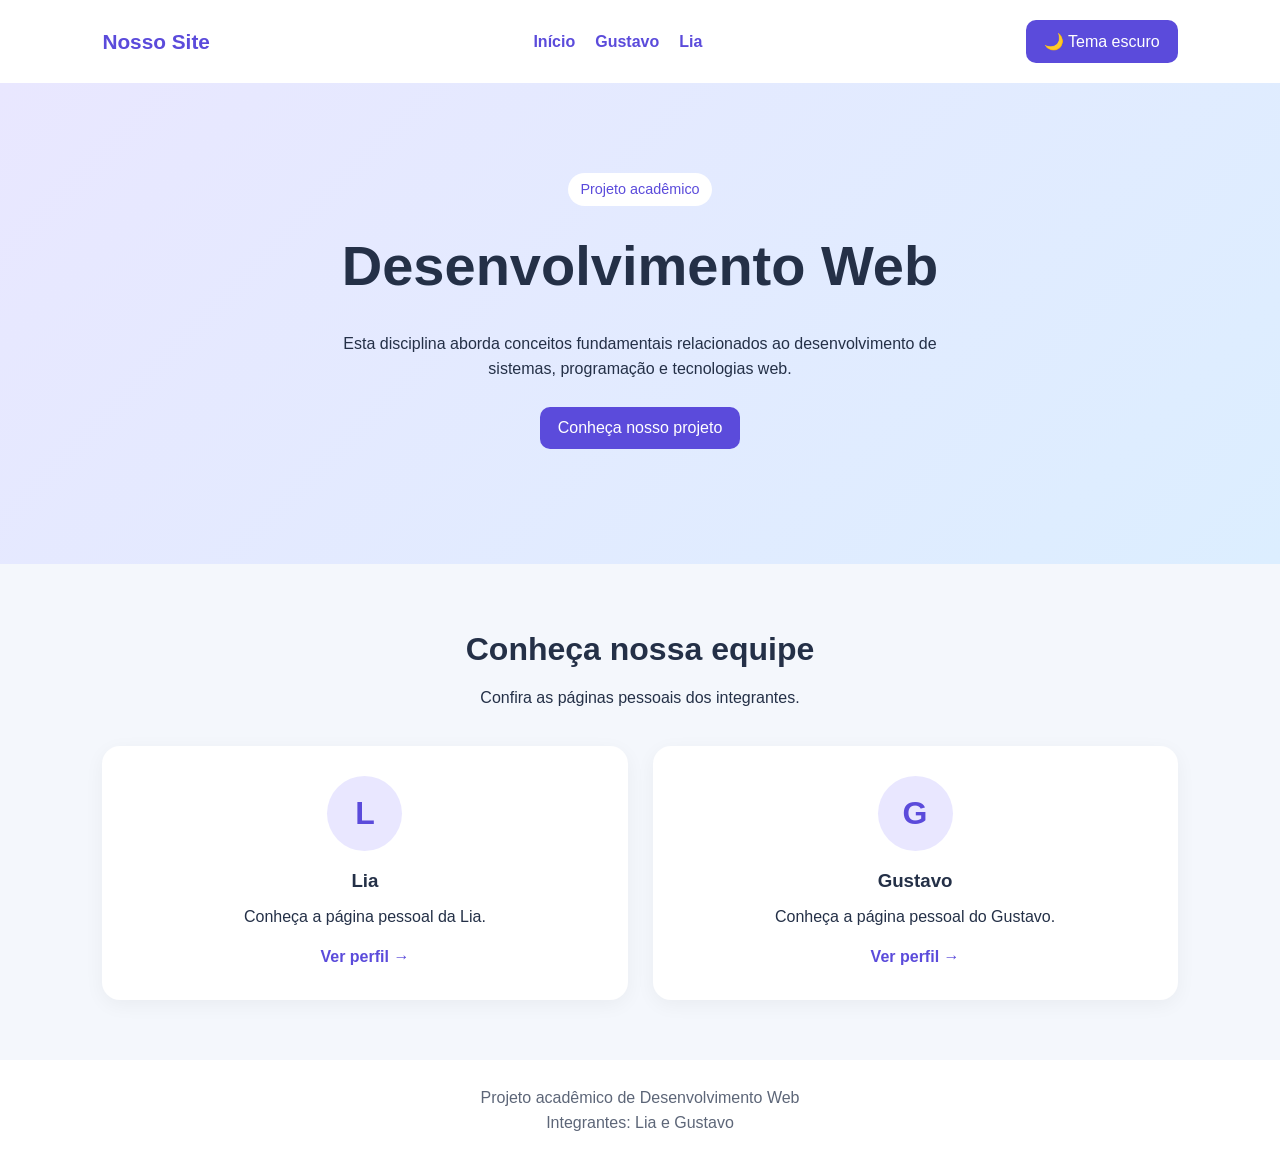
<file: index.html>
<!DOCTYPE html>
<html lang="pt-BR">
<head>
    <meta charset="UTF-8">
    <meta name="viewport" content="width=device-width, initial-scale=1.0">
    <title>Desenvolvimento Web</title>
    <link rel="stylesheet" href="style.css">
    <script src="script.js" defer></script>
</head>
<body>
    <header>
        <nav class="navbar">
            <a class="logo" href="index.html">Nosso Site</a>

            <div class="menu">
                <a href="index.html">Início</a>
		<a href="integrante1.html">Gustavo</a>
                <a href="integrante2.html">Lia</a>
                
            </div>

            <button id="temaBtn" type="button">
                🌙 Tema escuro
            </button>
        </nav>
    </header>

    <main>
        <section class="hero">
            <span class="etiqueta">Projeto acadêmico</span>
            <h1>Desenvolvimento Web</h1>

            <p>
                Esta disciplina aborda conceitos fundamentais relacionados
                ao desenvolvimento de sistemas, programação e tecnologias web.
            </p>

            <button type="button" onclick="mostrarMensagem()">
                Conheça nosso projeto
            </button>

            <p id="mensagem" aria-live="polite"></p>
        </section>

        <section class="integrantes">
            <h2>Conheça nossa equipe</h2>
            <p>Confira as páginas pessoais dos integrantes.</p>

            <div class="cards">
                <article class="card">
                    <div class="avatar">L</div>
                    <h3>Lia</h3>
                    <p>Conheça a página pessoal da Lia.</p>
                    <a class="link-card" href="integrante2.html">
                        Ver perfil →
                    </a>
                </article>

                <article class="card">
                    <div class="avatar">G</div>
                    <h3>Gustavo</h3>
                    <p>Conheça a página pessoal do Gustavo.</p>
                    <a class="link-card" href="integrante1.html">
                        Ver perfil →
                    </a>
                </article>
            </div>
        </section>
    </main>

    <footer>
        <p>Projeto acadêmico de Desenvolvimento Web</p>
        <p>Integrantes: Lia e Gustavo</p>
    </footer>
</body>
</html>
</file>
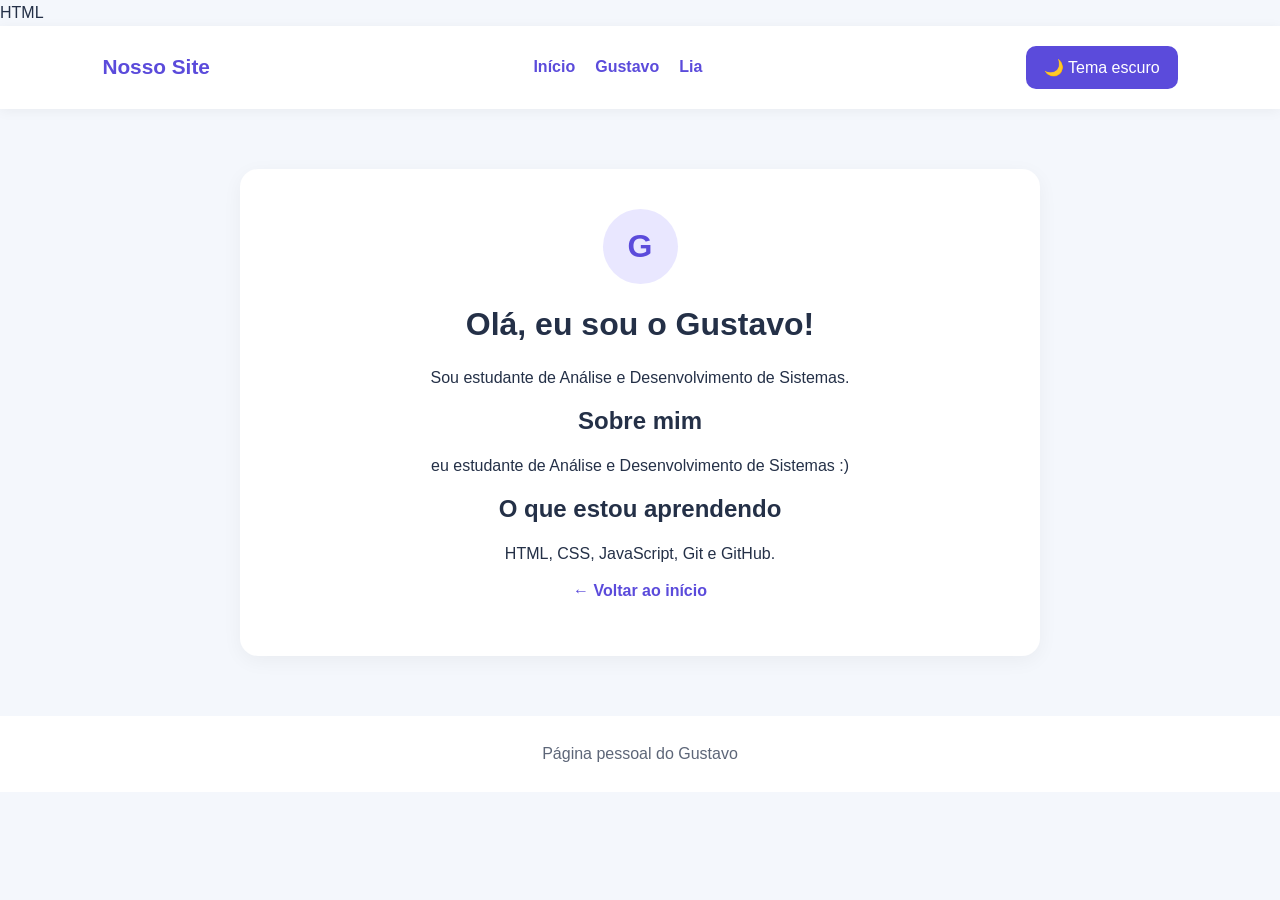
<file: integrante1.html>
HTML
<!DOCTYPE html>
<html lang="pt-BR">
<head>
    <meta charset="UTF-8">
    <meta name="viewport" content="width=device-width, initial-scale=1.0">
    <title>Sobre o Gustavo</title>
    <link rel="stylesheet" href="style.css">
    <script src="script.js" defer></script>
</head>
<body>
    <header>
        <nav class="navbar">
            <a class="logo" href="index.html">Nosso Site</a>
            <div class="menu">
                <a href="index.html">Início</a>
		 <a href="integrante1.html">Gustavo</a>
           	 <a href="integrante2.html">Lia</a>
                
            </div>
            <button id="temaBtn" type="button">🌙 Tema escuro</button>
        </nav>
    </header>

    <main class="pagina-pessoal">
        <div class="avatar">G</div>
        <h1>Olá, eu sou o Gustavo!</h1>
        <p>
            Sou estudante de Análise e Desenvolvimento de Sistemas.
        </p>

        <h2>Sobre mim</h2>
        <p>
		eu estudante de Análise e Desenvolvimento de Sistemas :)
        </p>

        <h2>O que estou aprendendo</h2>
        <p>HTML, CSS, JavaScript, Git e GitHub.</p>

        <p><a class="link-card" href="index.html">← Voltar ao início</a></p>
    </main>

    <footer>
        <p>Página pessoal do Gustavo</p>
    </footer>
</body>
</html>
</file>
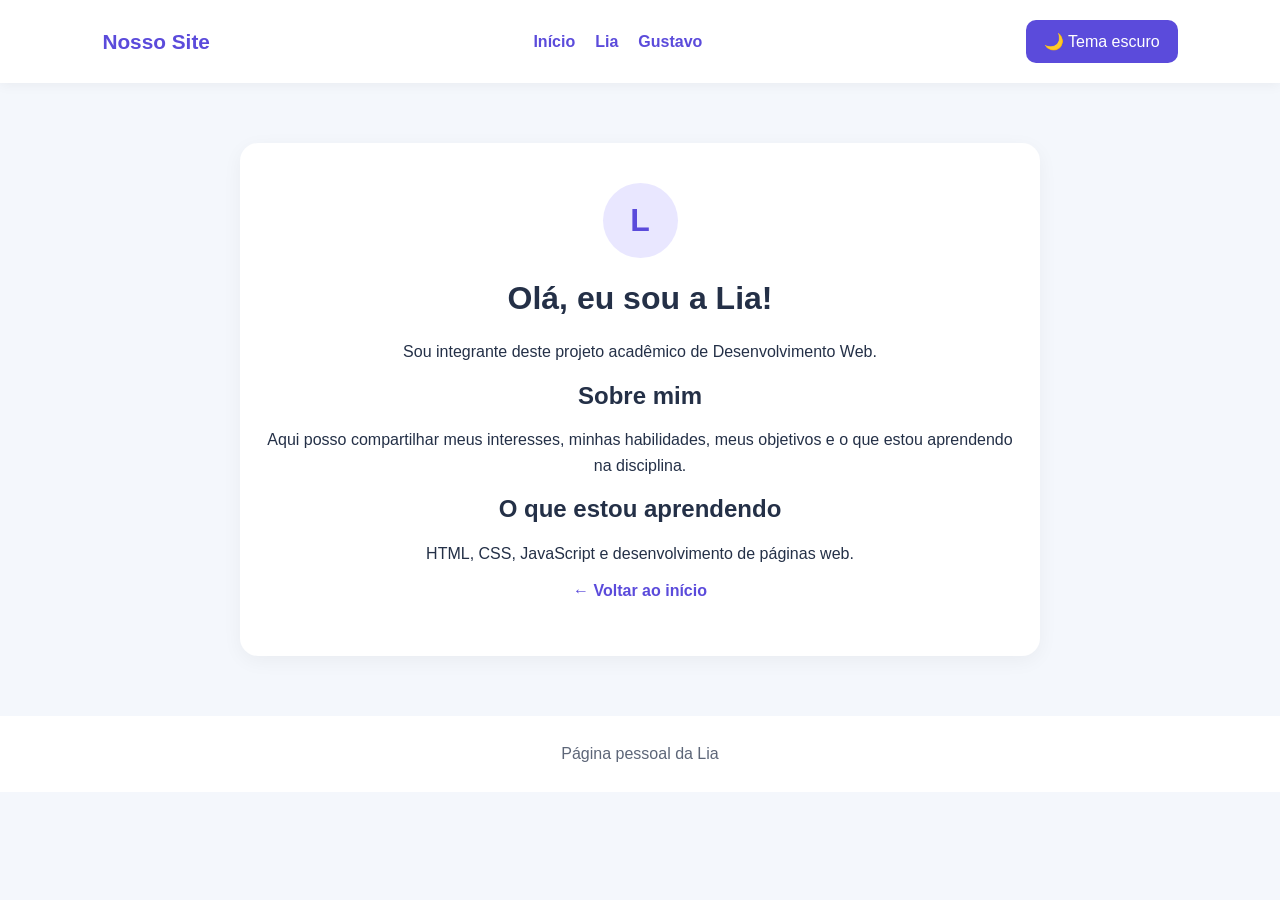
<file: integrante2.html>
<!DOCTYPE html>
<html lang="pt-BR">
<head>
    <meta charset="UTF-8">
    <meta name="viewport" content="width=device-width, initial-scale=1.0">
    <title>Sobre a Lia</title>
    <link rel="stylesheet" href="style.css">
    <script src="script.js" defer></script>
</head>
<body>
    <header>
        <nav class="navbar">
            <a class="logo" href="index.html">Nosso Site</a>
            <div class="menu">
                <a href="index.html">Início</a>
                <a href="lia.html">Lia</a>
                <a href="gustavo.html">Gustavo</a>
            </div>
            <button id="temaBtn" type="button">🌙 Tema escuro</button>
        </nav>
    </header>

    <main class="pagina-pessoal">
        <div class="avatar">L</div>
        <h1>Olá, eu sou a Lia!</h1>
        <p>
            Sou integrante deste projeto acadêmico de Desenvolvimento Web.
        </p>

        <h2>Sobre mim</h2>
        <p>
            Aqui posso compartilhar meus interesses, minhas habilidades,
            meus objetivos e o que estou aprendendo na disciplina.
        </p>

        <h2>O que estou aprendendo</h2>
        <p>HTML, CSS, JavaScript e desenvolvimento de páginas web.</p>

        <p><a class="link-card" href="index.html">← Voltar ao início</a></p>
    </main>

    <footer>
        <p>Página pessoal da Lia</p>
    </footer>
</body>
</html>
</file>
<file: style.css>
* {
    margin: 0;
    padding: 0;
    box-sizing: border-box;
}

:root {
    font-family: Arial, Helvetica, sans-serif;
    color: #243047;
    background: #f4f7fc;
}

body {
    min-height: 100vh;
    background: #f4f7fc;
    color: #243047;
    line-height: 1.6;
    transition: background 0.3s, color 0.3s;
}

.navbar {
    display: flex;
    justify-content: space-between;
    align-items: center;
    gap: 20px;
    flex-wrap: wrap;
    padding: 20px 8%;
    background: #ffffff;
    box-shadow: 0 2px 12px #0000000d;
}

.logo {
    font-size: 1.3rem;
    font-weight: bold;
    color: #5b4bdb;
    text-decoration: none;
}

.menu {
    display: flex;
    gap: 20px;
    flex-wrap: wrap;
}

.menu a,
.link-card {
    color: #5b4bdb;
    text-decoration: none;
    font-weight: bold;
}

.menu a:hover,
.link-card:hover {
    text-decoration: underline;
}

button {
    border: none;
    border-radius: 10px;
    padding: 12px 18px;
    background: #5b4bdb;
    color: white;
    cursor: pointer;
    font-size: 1rem;
    transition: transform 0.2s, background 0.2s;
}

button:hover {
    background: #4536bd;
    transform: translateY(-2px);
}

button:focus-visible,
a:focus-visible {
    outline: 3px solid #f59e0b;
    outline-offset: 4px;
}

.hero {
    text-align: center;
    padding: 90px 20px;
    background: linear-gradient(135deg, #e9e7ff, #dceeff);
}

.etiqueta {
    display: inline-block;
    margin-bottom: 15px;
    padding: 5px 12px;
    border-radius: 20px;
    background: #ffffff;
    color: #5b4bdb;
    font-size: 0.9rem;
}

.hero h1 {
    margin-bottom: 20px;
    font-size: clamp(2rem, 5vw, 3.5rem);
}

.hero p {
    max-width: 650px;
    margin: 0 auto 25px;
}

#mensagem {
    margin-top: 20px;
    font-weight: bold;
}

.integrantes {
    padding: 60px 8%;
    text-align: center;
}

.integrantes h2 {
    margin-bottom: 10px;
    font-size: 2rem;
}

.cards {
    display: grid;
    grid-template-columns: repeat(auto-fit, minmax(220px, 1fr));
    gap: 25px;
    margin-top: 35px;
}

.card {
    padding: 30px;
    background: white;
    border-radius: 18px;
    box-shadow: 0 5px 20px #0000000c;
    transition: transform 0.25s, box-shadow 0.25s;
}

.card:hover {
    transform: translateY(-6px);
    box-shadow: 0 12px 28px #00000016;
}

.card h3 {
    margin: 15px 0 8px;
}

.card p {
    margin-bottom: 15px;
}

.avatar {
    display: grid;
    place-items: center;
    width: 75px;
    height: 75px;
    margin: auto;
    border-radius: 50%;
    background: #e9e7ff;
    color: #5b4bdb;
    font-size: 2rem;
    font-weight: bold;
}

.pagina-pessoal {
    max-width: 800px;
    margin: 60px auto;
    padding: 40px 25px;
    text-align: center;
    background: white;
    border-radius: 18px;
    box-shadow: 0 5px 20px #0000000c;
}

.pagina-pessoal h1 {
    margin: 15px 0;
}

.pagina-pessoal p {
    margin: 12px 0;
}

footer {
    padding: 25px;
    text-align: center;
    background: #ffffff;
    color: #5d6678;
}

body.escuro {
    background: #151827;
    color: #edf0fa;
}

body.escuro .navbar,
body.escuro .card,
body.escuro .pagina-pessoal,
body.escuro footer {
    background: #22263a;
    color: #edf0fa;
}

body.escuro .hero {
    background: linear-gradient(135deg, #272347, #202d45);
}

body.escuro .etiqueta,
body.escuro .avatar {
    background: #353052;
    color: #d7d1ff;
}

body.escuro .menu a,
body.escuro .link-card,
body.escuro .logo {
    color: #c8c0ff;
}

@media (max-width: 600px) {
    .navbar {
        flex-direction: column;
    }

    .menu {
        justify-content: center;
    }

    .hero {
        padding: 60px 20px;
    }

    .integrantes {
        padding: 40px 20px;
    }
}
</file>
